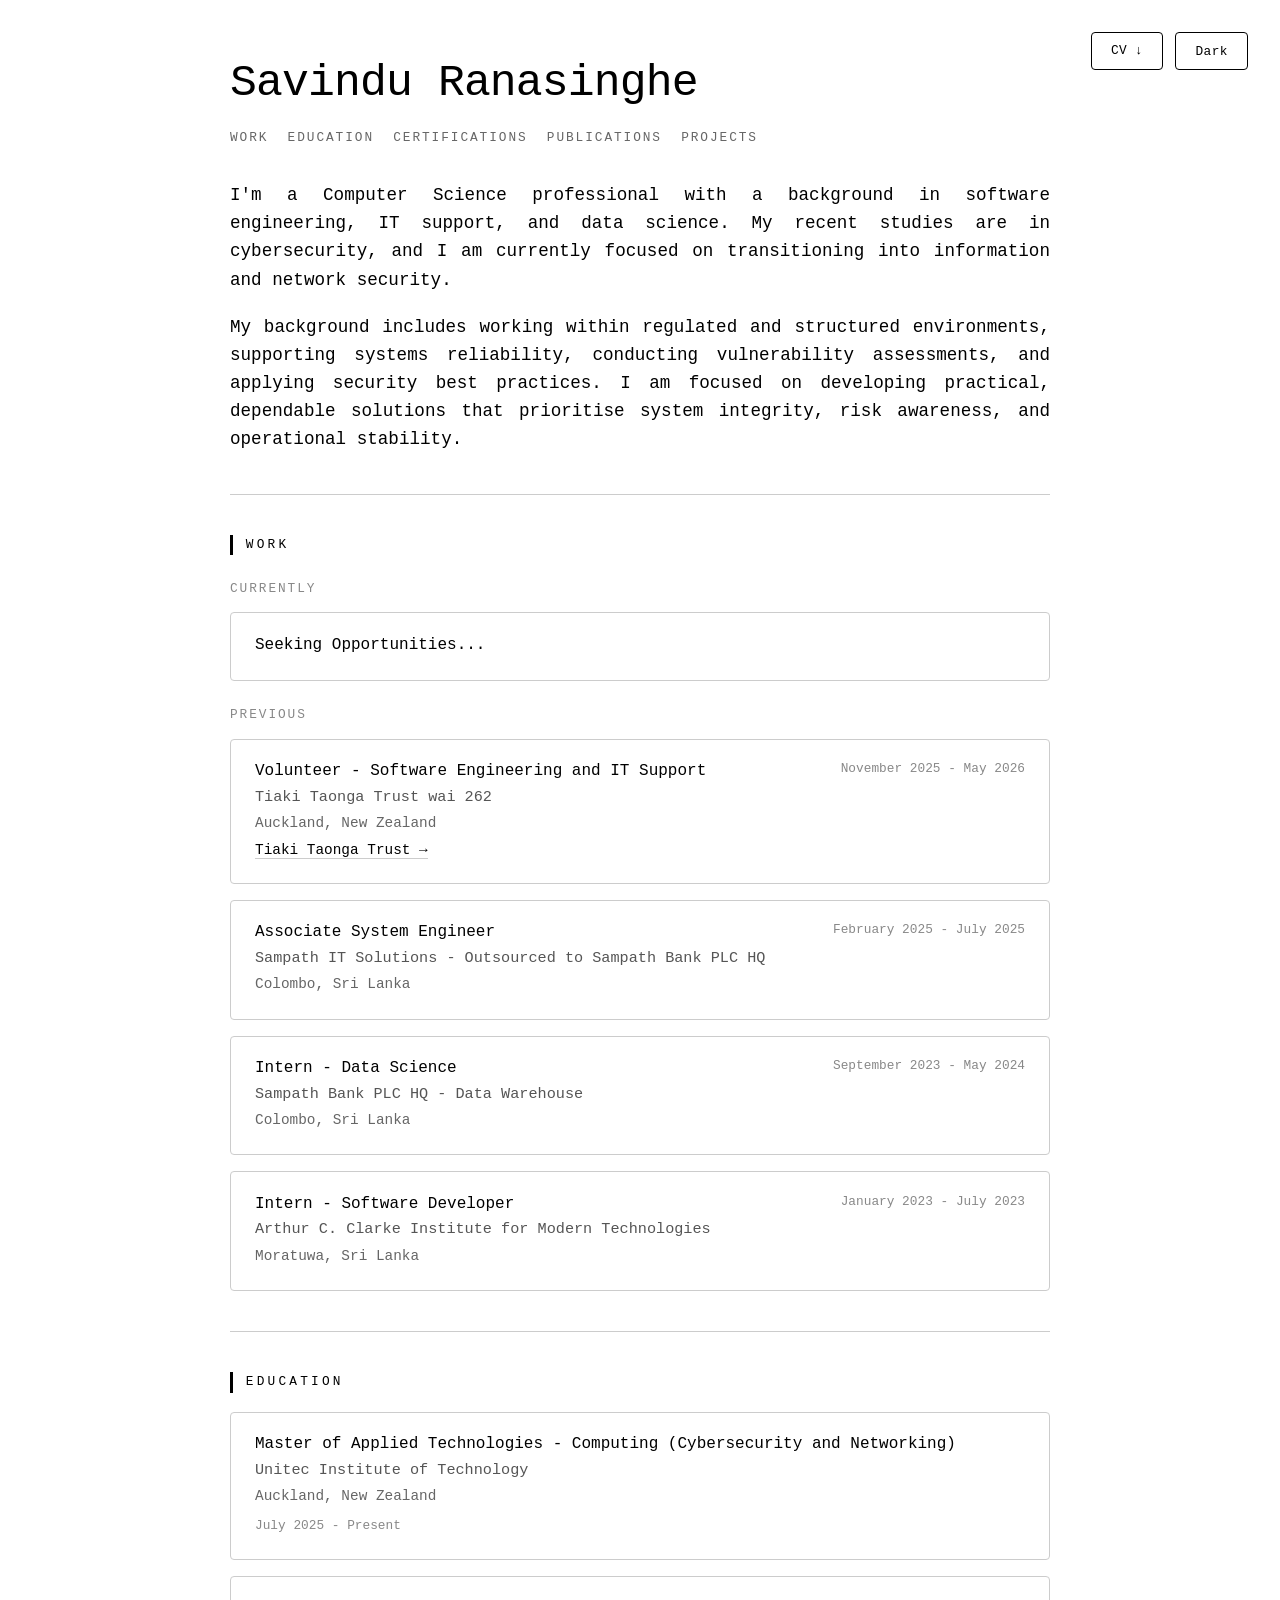
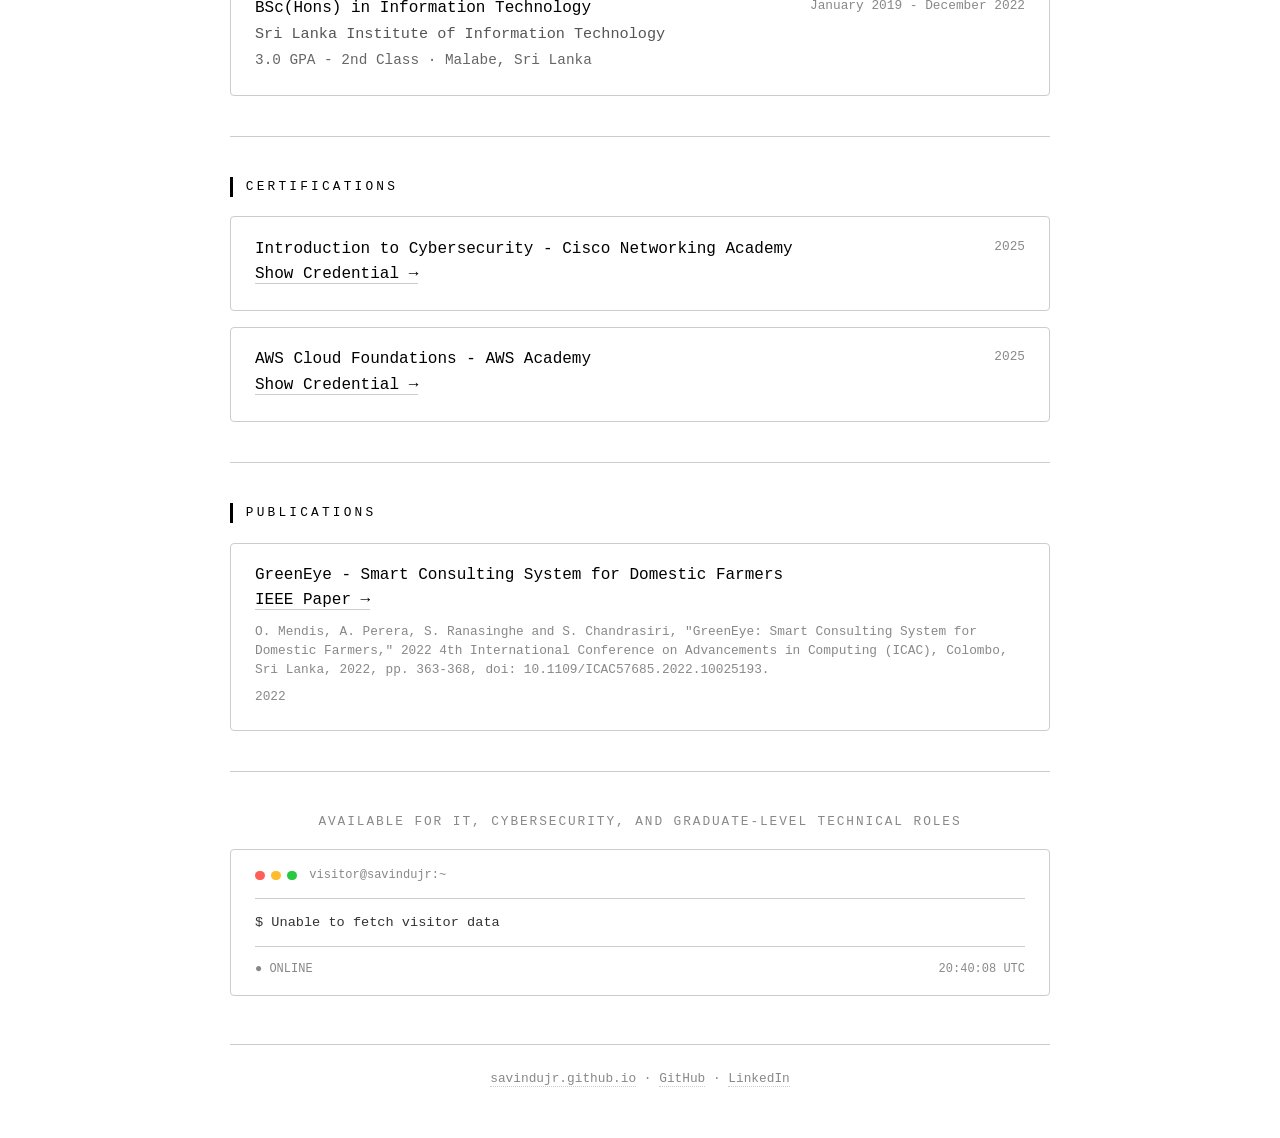
<file: index.html>
<!doctype html>
<html lang="en">
  <head>
    <meta charset="UTF-8" />
    <meta name="viewport" content="width=device-width, initial-scale=1.0" />
    <title>
      Savindu Ranasinghe — Software Engineering &amp; Information Security
    </title>
    <meta
      name="description"
      content="Portfolio of Savindu Ranasinghe, a Computer Science professional focused on information security, network security, and software engineering."
    />
    <link rel="canonical" href="https://savindujr.github.io/" />

    <!-- Open Graph -->
    <meta property="og:type" content="website" />
    <meta
      property="og:title"
      content="Savindu Ranasinghe — Software Engineering & Information Security"
    />
    <meta
      property="og:description"
      content="Portfolio of Savindu Ranasinghe, a Computer Science professional focused on information security, network security, and software engineering."
    />
    <meta property="og:url" content="https://savindujr.github.io/" />
    <meta
      property="og:image"
      content="https://savindujr.github.io/assets/bc.png"
    />

    <!-- Twitter -->
    <meta name="twitter:card" content="summary" />
    <meta
      name="twitter:title"
      content="Savindu Ranasinghe — Software Engineering & Information Security"
    />
    <meta
      name="twitter:description"
      content="Portfolio of Savindu Ranasinghe, a Computer Science professional focused on information security, network security, and software engineering."
    />
    <meta
      name="twitter:image"
      content="https://savindujr.github.io/assets/bc.png"
    />

    <!-- favicon -->
    <link rel="icon" type="image/gif" href="assets/bc.png" />

    <link rel="stylesheet" href="css/style.css" />
  </head>
  <body>
    <!-- Apply saved/system theme immediately to avoid a flash of the wrong theme -->
    <script>
      (function () {
        const saved = localStorage.getItem("theme");
        const prefersDark = window.matchMedia(
          "(prefers-color-scheme: dark)",
        ).matches;
        if (saved === "dark" || (!saved && prefersDark)) {
          document.body.classList.add("dark-mode");
        }
      })();
    </script>

    <div class="top-actions">
      <!-- CV Download -->
      <a class="cv-download" href="CV/CV.pdf" download>CV ↓</a>

      <!-- Dark Mode Toggle Button -->
      <button
        class="theme-toggle"
        id="themeToggle"
        aria-label="Toggle dark mode"
        aria-pressed="false"
      >
        <span id="toggleLabel">Dark</span>
      </button>
    </div>

    <div class="container">
      <!-- HEADER -->
      <h1>Savindu Ranasinghe</h1>
      <nav class="nav-links">
        <a href="#work" class="nav-link">Work</a>
        <a href="#education" class="nav-link">Education</a>
        <a href="#certifications" class="nav-link">Certifications</a>
        <a href="#publications" class="nav-link">Publications</a>
        <a href="projects.html" class="nav-link">Projects</a>
      </nav>

      <!-- BIO -->
      <p class="bio-text">
        I'm a Computer Science professional with a background in software
        engineering, IT support, and data science. My recent studies are in
        cybersecurity, and I am currently focused on transitioning into
        information and network security.
      </p>
      <p class="bio-text">
        My background includes working within regulated and structured
        environments, supporting systems reliability, conducting vulnerability
        assessments, and applying security best practices. I am focused on
        developing practical, dependable solutions that prioritise system
        integrity, risk awareness, and operational stability.
      </p>

      <hr class="section-divider" />

      <!-- WORK -->
      <h2 class="section-header" id="work">Work</h2>

      <h2 class="subsection-header">Currently</h2>

            <div class="entry">
        <div class="entry-header">
          <div>
            <div class="entry-title">Seeking Opportunities...</div>
            
          </div>
          
        </div>
      </div>

      <h2 class="subsection-header">Previous</h2>

      <div class="entry">
        <div class="entry-header">
          <div>
            <div class="entry-title">
              Volunteer - Software Engineering and IT Support
            </div>
            <div class="entry-org">Tiaki Taonga Trust wai 262</div>
            <div class="entry-detail">Auckland, New Zealand</div>
          </div>
          <span class="entry-date">November 2025 - May 2026</span>
        </div>
        <a
          href="https://www.tiakitaonga.com/"
          target="_blank"
          rel="noopener noreferrer"
          class="entry-link"
          style="font-size: 0.9rem"
        >
          Tiaki Taonga Trust →
        </a>
      </div>

      <div class="entry">
        <div class="entry-header">
          <div>
            <div class="entry-title">Associate System Engineer</div>
            <div class="entry-org">
              Sampath IT Solutions - Outsourced to Sampath Bank PLC HQ
            </div>
            <div class="entry-detail">Colombo, Sri Lanka</div>
          </div>
          <span class="entry-date">February 2025 - July 2025</span>
        </div>
      </div>

      <div class="entry">
        <div class="entry-header">
          <div>
            <div class="entry-title">Intern - Data Science</div>
            <div class="entry-org">Sampath Bank PLC HQ - Data Warehouse</div>
            <div class="entry-detail">Colombo, Sri Lanka</div>
          </div>
          <span class="entry-date">September 2023 - May 2024</span>
        </div>
      </div>

      <div class="entry">
        <div class="entry-header">
          <div>
            <div class="entry-title">Intern - Software Developer</div>
            <div class="entry-org">
              Arthur C. Clarke Institute for Modern Technologies
            </div>
            <div class="entry-detail">Moratuwa, Sri Lanka</div>
          </div>
          <span class="entry-date">January 2023 - July 2023</span>
        </div>
      </div>

      <hr class="section-divider" />

      <!-- EDUCATION -->
      <h2 class="section-header" id="education">Education</h2>

      <div class="entry">
        <div class="entry-header">
          <div>
            <div class="entry-title">
              Master of Applied Technologies - Computing (Cybersecurity and
              Networking)
            </div>
            <div class="entry-org">Unitec Institute of Technology</div>
            <div class="entry-detail">Auckland, New Zealand</div>
          </div>
          <span class="entry-date">July 2025 - Present</span>
        </div>
      </div>

      <div class="entry">
        <div class="entry-header">
          <div>
            <div class="entry-title">BSc(Hons) in Information Technology</div>
            <div class="entry-org">
              Sri Lanka Institute of Information Technology
            </div>
            <div class="entry-detail">
              3.0 GPA - 2nd Class · Malabe, Sri Lanka
            </div>
          </div>
          <span class="entry-date">January 2019 - December 2022</span>
        </div>
      </div>

      <hr class="section-divider" />

      <!-- CERTIFICATIONS -->
      <h2 class="section-header" id="certifications">Certifications</h2>

      <div class="entry">
        <div class="entry-header">
          <div>
            <div class="entry-title">
              Introduction to Cybersecurity - Cisco Networking Academy
            </div>
            <a
              href="https://www.credly.com/badges/67db3ffd-44d4-4488-b523-a2a9418f4dca/public_url"
              target="_blank"
              rel="noopener noreferrer"
              class="entry-link"
            >
              Show Credential →
            </a>
          </div>
          <span class="entry-date">2025</span>
        </div>
      </div>

      <div class="entry">
        <div class="entry-header">
          <div>
            <div class="entry-title">AWS Cloud Foundations - AWS Academy</div>
            <a
              href="https://www.credly.com/badges/19eb9d56-56ad-4922-959d-c50cc565c1db/public_url"
              target="_blank"
              rel="noopener noreferrer"
              class="entry-link"
            >
              Show Credential →
            </a>
          </div>
          <span class="entry-date">2025</span>
        </div>
      </div>

      <hr class="section-divider" />

      <!-- PUBLICATIONS -->
      <h2 class="section-header" id="publications">Publications</h2>

      <div class="entry">
        <div class="entry-header">
          <div>
            <div class="entry-title">
              GreenEye - Smart Consulting System for Domestic Farmers
            </div>
            <a
              href="https://ieeexplore.ieee.org/document/10025193"
              target="_blank"
              rel="noopener noreferrer"
              class="entry-link"
            >
              IEEE Paper →
            </a>
            <div class="pub-ref">
              O. Mendis, A. Perera, S. Ranasinghe and S. Chandrasiri, "GreenEye:
              Smart Consulting System for Domestic Farmers," 2022 4th
              International Conference on Advancements in Computing (ICAC),
              Colombo, Sri Lanka, 2022, pp. 363-368, doi:
              10.1109/ICAC57685.2022.10025193.
            </div>
          </div>
          <span class="entry-date">2022</span>
        </div>
      </div>

      <hr class="section-divider" />

      <!-- AVAILABILITY -->
      <p class="availability-text">
        Available for IT, Cybersecurity, and Graduate-Level Technical Roles
      </p>

      <!-- VISITOR INFO -->
      <div class="terminal">
        <div class="terminal-header">
          <span class="terminal-dot red"></span>
          <span class="terminal-dot yellow"></span>
          <span class="terminal-dot green"></span>
          <span class="terminal-title">visitor@savindujr:~</span>
        </div>
        <div class="terminal-body" id="visitorInfo">
          Fetching visitor data...
        </div>
        <div class="terminal-footer">
          <span id="connectionStatus">● ONLINE</span>
          <span id="terminalTimestamp"></span>
        </div>
      </div>

      <!-- FOOTER -->
      <div class="footer">
        <a href="https://savindujr.github.io/">savindujr.github.io</a> &middot;
        <a href="https://github.com/savindujr" target="_blank" rel="noopener"
          >GitHub</a
        >
        &middot;
        <a href="#">LinkedIn</a>
      </div>
    </div>

    <script src="js/theme.js"></script>
    <script src="js/visitor-info.js"></script>
  </body>
</html>
</file>
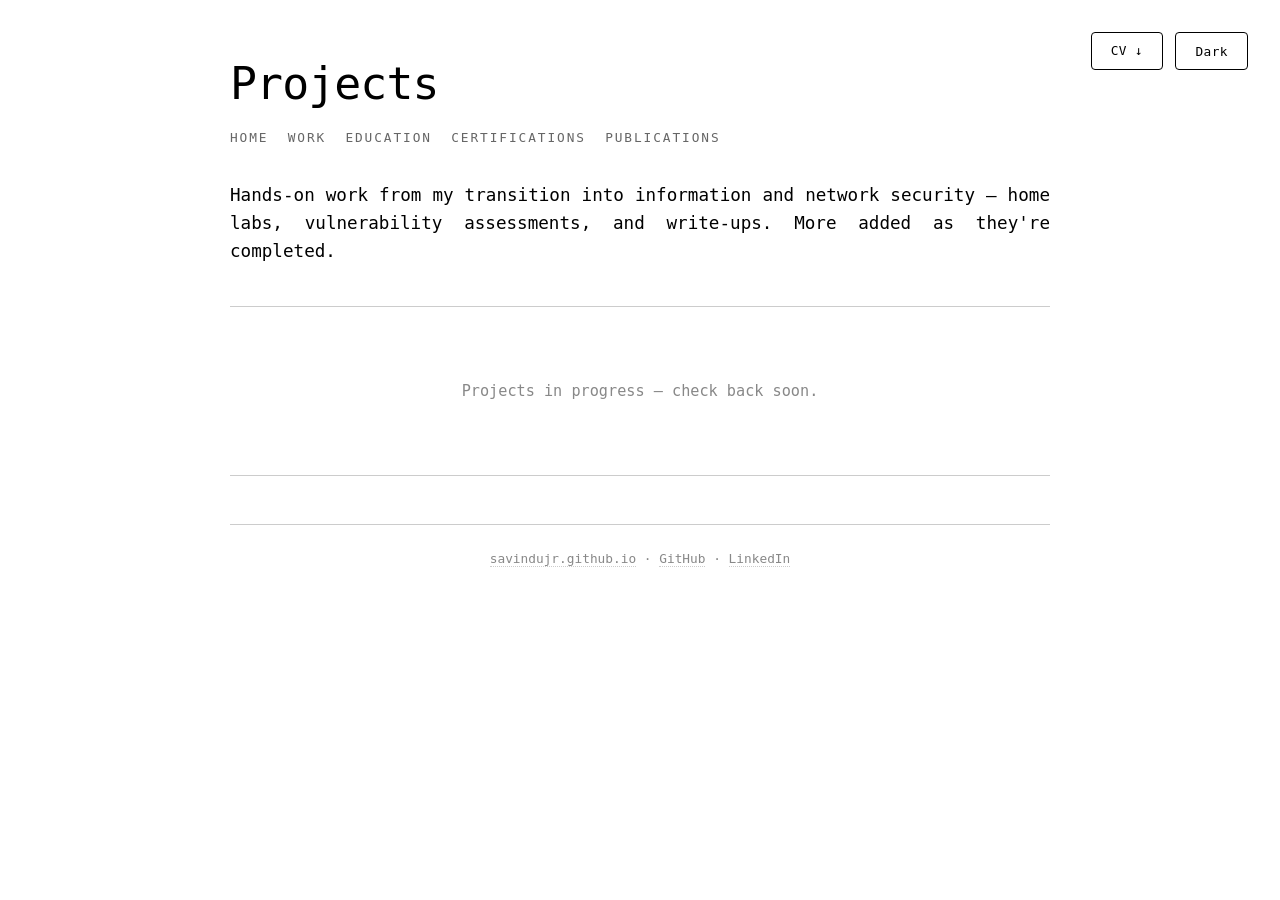
<file: projects.html>
<!doctype html>
<html lang="en">
<head>
    <meta charset="UTF-8" />
    <meta name="viewport" content="width=device-width, initial-scale=1.0" />
    <title>Projects — Savindu Ranasinghe</title>
    <meta name="description" content="Cybersecurity and software engineering projects by Savindu Ranasinghe." />
    <link rel="canonical" href="https://savindujr.github.io/projects.html" />

    <!-- Open Graph -->
    <meta property="og:type" content="website" />
    <meta property="og:title" content="Projects — Savindu Ranasinghe" />
    <meta property="og:description" content="Cybersecurity and software engineering projects by Savindu Ranasinghe." />
    <meta property="og:url" content="https://savindujr.github.io/projects.html" />
    <meta property="og:image" content="https://savindujr.github.io/assets/bc.png" />

    <!-- Twitter -->
    <meta name="twitter:card" content="summary" />
    <meta name="twitter:title" content="Projects — Savindu Ranasinghe" />
    <meta name="twitter:description" content="Cybersecurity and software engineering projects by Savindu Ranasinghe." />
    <meta name="twitter:image" content="https://savindujr.github.io/assets/bc.png" />

    <!-- favicon -->
    <link rel="icon" type="image/gif" href="assets/bc.png" />

    <link rel="stylesheet" href="css/style.css" />
</head>
<body>
    <!-- Apply saved/system theme immediately to avoid a flash of the wrong theme -->
    <script>
        (function() {
            const saved = localStorage.getItem('theme');
            const prefersDark = window.matchMedia('(prefers-color-scheme: dark)').matches;
            if (saved === 'dark' || (!saved && prefersDark)) {
                document.body.classList.add('dark-mode');
            }
        })();
    </script>

    <div class="top-actions">
        <!-- CV Download -->
        <a class="cv-download" href="CV/CV.pdf" download>CV ↓</a>

        <!-- Dark Mode Toggle Button -->
        <button class="theme-toggle" id="themeToggle" aria-label="Toggle dark mode" aria-pressed="false">
            <span id="toggleLabel">Dark</span>
        </button>
    </div>

    <div class="container">
        <!-- HEADER -->
        <h1>Projects</h1>
        <nav class="nav-links">
            <a href="index.html" class="nav-link">Home</a>
            <a href="index.html#work" class="nav-link">Work</a>
            <a href="index.html#education" class="nav-link">Education</a>
            <a href="index.html#certifications" class="nav-link">Certifications</a>
            <a href="index.html#publications" class="nav-link">Publications</a>
        </nav>

        <p class="bio-text">
            Hands-on work from my transition into information and network security — home labs, vulnerability
            assessments, and write-ups. More added as they're completed.
        </p>

        <hr class="section-divider" />

        <!-- PROJECTS -->
        <!--
            Copy this block to add a new project entry:

            <div class="entry">
                <div class="entry-header">
                    <div>
                        <div class="entry-title">Project Title</div>
                        <div class="entry-detail">One-line description of what it does and why.</div>
                    </div>
                    <span class="entry-date">2026</span>
                </div>
                <a href="https://github.com/savindujr/repo-name" target="_blank" rel="noopener noreferrer" class="entry-link">
                    View on GitHub →
                </a>
                <div class="tag-list">
                    <span class="tag">Tag</span>
                </div>
            </div>
        -->

        <p class="placeholder-text">
            Projects in progress — check back soon.
        </p>

        <hr class="section-divider" />

        <!-- FOOTER -->
        <div class="footer">
            <a href="index.html">savindujr.github.io</a> &middot;
            <a href="https://github.com/savindujr" target="_blank" rel="noopener">GitHub</a> &middot;
            <a href="#">LinkedIn</a>
        </div>
    </div>

    <script src="js/theme.js"></script>
</body>
</html>
</file>
<file: css/style.css>
/* ----- RESET & BASE ----- */
* {
    margin: 0;
    padding: 0;
    box-sizing: border-box;
}

body {
    font-family: "IBM Plex Mono", monospace;
    background: #ffffff;
    color: #000000;
    line-height: 1.6;
    padding: 3rem 1.5rem;
    display: flex;
    justify-content: center;
    min-height: 100vh;
    transition: background 0.3s ease, color 0.3s ease;
}

/* Dark mode styles */
body.dark-mode {
    background: #000000;
    color: #ffffff;
}

.container {
    max-width: 820px;
    width: 100%;
}

/* ----- TYPOGRAPHY ----- */
h1 {
    font-size: 2.8rem;
    font-weight: 400;
    letter-spacing: -0.02em;
    margin-bottom: 0.5rem;
}

h2 {
    font-size: 1.3rem;
    font-weight: 400;
    margin-top: 2.5rem;
    margin-bottom: 1.2rem;
    letter-spacing: 0.02em;
}

.nav-links {
    display: flex;
    flex-wrap: wrap;
    gap: 0.4rem 1.2rem;
    margin-bottom: 2rem;
}

.nav-link {
    font-size: 0.8rem;
    text-transform: uppercase;
    letter-spacing: 0.15em;
    color: #666;
    text-decoration: none;
    border-bottom: 1px solid transparent;
    transition: color 0.3s ease, border-color 0.3s ease;
}

.nav-link:hover {
    border-bottom-color: currentColor;
}

body.dark-mode .nav-link {
    color: #999;
}

.bio-text {
    font-size: 1.1rem;
    margin-bottom: 1.2rem;
    text-align: justify;
}

/* ----- SECTION DIVIDERS ----- */
.section-divider {
    border: none;
    border-top: 1px solid #ccc;
    margin: 2.5rem 0;
    transition: border-color 0.3s ease;
}

body.dark-mode .section-divider {
    border-top-color: #333;
}

/* ----- SECTION HEADERS (with left border) ----- */
.section-header {
    font-size: 0.8rem;
    text-transform: uppercase;
    letter-spacing: 0.25em;
    font-weight: 500;
    border-left: 3px solid #000;
    padding-left: 0.8rem;
    margin-top: 2.5rem;
    margin-bottom: 1.2rem;
    scroll-margin-top: 80px;
    transition: border-color 0.3s ease;
}

body.dark-mode .section-header {
    border-left-color: #fff;
}

/* ----- ENTRIES (work, education, certs, pubs, projects) ----- */
.entry {
    border: 1px solid #ccc;
    padding: 1.2rem 1.5rem;
    margin-bottom: 1rem;
    border-radius: 4px;
    transition: border-color 0.3s ease, background 0.3s ease;
}

body.dark-mode .entry {
    border-color: #333;
}

.entry:hover {
    background: #f5f5f5;
}

body.dark-mode .entry:hover {
    background: #111;
}

.entry-header {
    display: flex;
    justify-content: space-between;
    align-items: flex-start;
    flex-wrap: wrap;
    gap: 0.5rem;
    margin-bottom: 0.2rem;
}

.entry-title {
    font-weight: 500;
    font-size: 1rem;
}

.entry-org {
    color: #555;
    font-size: 0.95rem;
}

body.dark-mode .entry-org {
    color: #aaa;
}

.entry-date {
    color: #888;
    font-size: 0.8rem;
    white-space: nowrap;
}

body.dark-mode .entry-date {
    color: #777;
}

.entry-detail {
    color: #666;
    font-size: 0.9rem;
    margin-top: 0.2rem;
}

body.dark-mode .entry-detail {
    color: #999;
}

.entry-link {
    color: inherit;
    text-decoration: none;
    border-bottom: 1px solid #ccc;
    transition: border-color 0.3s ease;
}

.entry-link:hover {
    border-bottom-color: currentColor;
}

body.dark-mode .entry-link {
    border-bottom-color: #444;
}

/* ----- SUBSECTION HEADERS (e.g. "Currently" / "Previous") ----- */
.subsection-header {
    font-size: 0.8rem;
    text-transform: uppercase;
    letter-spacing: 0.15em;
    color: #888;
    margin-top: 1.5rem;
    margin-bottom: 0.8rem;
    font-weight: 400;
}

.subsection-header:first-child {
    margin-top: 0;
}

body.dark-mode .subsection-header {
    color: #999;
}

/* ----- AVAILABILITY LINE ----- */
.availability-text {
    text-align: center;
    font-size: 0.8rem;
    text-transform: uppercase;
    letter-spacing: 0.15em;
    color: #888;
    margin-top: 1rem;
}

body.dark-mode .availability-text {
    color: #999;
}

/* ----- PUBLICATIONS (with DOI/ref) ----- */
.pub-ref {
    font-size: 0.8rem;
    color: #888;
    margin-top: 0.5rem;
    line-height: 1.5;
}

body.dark-mode .pub-ref {
    color: #777;
}

/* ----- TAGS (projects page) ----- */
.tag-list {
    display: flex;
    flex-wrap: wrap;
    gap: 0.4rem;
    margin-top: 0.6rem;
}

.tag {
    font-size: 0.75rem;
    text-transform: uppercase;
    letter-spacing: 0.05em;
    color: #666;
    border: 1px solid #ccc;
    border-radius: 3px;
    padding: 0.15rem 0.5rem;
    transition: border-color 0.3s ease, color 0.3s ease;
}

body.dark-mode .tag {
    color: #999;
    border-color: #333;
}

/* ----- EMPTY / PLACEHOLDER STATE (projects page) ----- */
.placeholder-text {
    color: #888;
    font-size: 0.95rem;
    text-align: center;
    padding: 2rem 0;
    transition: color 0.3s ease;
}

body.dark-mode .placeholder-text {
    color: #666;
}

/* ----- TOP-RIGHT ACTIONS (CV download + dark mode toggle) ----- */
.top-actions {
    position: fixed;
    top: 2rem;
    right: 2rem;
    display: flex;
    gap: 0.75rem;
    z-index: 100;
}

.theme-toggle,
.cv-download {
    background: transparent;
    border: 1px solid #000;
    color: #000;
    padding: 0.5rem 1.2rem;
    font-size: 0.8rem;
    font-family: inherit;
    text-decoration: none;
    cursor: pointer;
    border-radius: 4px;
    transition: background 0.3s ease, color 0.3s ease, border-color 0.3s ease;
    letter-spacing: 0.03em;
}

.theme-toggle:hover,
.cv-download:hover {
    background: #000;
    color: #fff;
}

body.dark-mode .theme-toggle,
body.dark-mode .cv-download {
    border-color: #fff;
    color: #fff;
}

body.dark-mode .theme-toggle:hover,
body.dark-mode .cv-download:hover {
    background: #fff;
    color: #000;
}

/* ----- VISITOR INFO TERMINAL (home page) ----- */
.terminal {
    border: 1px solid #ccc;
    border-radius: 4px;
    padding: 1rem 1.5rem;
    margin-top: 1rem;
    font-size: 0.85rem;
    transition: border-color 0.3s ease;
}

body.dark-mode .terminal {
    border-color: #333;
}

.terminal-header {
    display: flex;
    align-items: center;
    gap: 0.4rem;
    padding-bottom: 0.8rem;
    margin-bottom: 0.8rem;
    border-bottom: 1px solid #ccc;
    transition: border-color 0.3s ease;
}

body.dark-mode .terminal-header {
    border-bottom-color: #333;
}

.terminal-dot {
    width: 0.6rem;
    height: 0.6rem;
    border-radius: 50%;
    display: inline-block;
}

.terminal-dot.red { background: #ff5f56; }
.terminal-dot.yellow { background: #ffbd2e; }
.terminal-dot.green { background: #27c93f; }

.terminal-title {
    font-size: 0.75rem;
    color: #888;
    margin-left: 0.4rem;
    transition: color 0.3s ease;
}

body.dark-mode .terminal-title {
    color: #777;
}

.terminal-body {
    color: #333;
    transition: color 0.3s ease;
}

body.dark-mode .terminal-body {
    color: #ccc;
}

.terminal-footer {
    display: flex;
    justify-content: space-between;
    flex-wrap: wrap;
    gap: 0.4rem;
    margin-top: 0.8rem;
    padding-top: 0.8rem;
    border-top: 1px solid #ccc;
    font-size: 0.75rem;
    color: #888;
    transition: border-color 0.3s ease, color 0.3s ease;
}

body.dark-mode .terminal-footer {
    border-top-color: #333;
    color: #777;
}

/* ----- FOOTER ----- */
.footer {
    margin-top: 3rem;
    padding-top: 1.5rem;
    border-top: 1px solid #ccc;
    font-size: 0.8rem;
    color: #888;
    text-align: center;
    transition: border-color 0.3s ease, color 0.3s ease;
}

body.dark-mode .footer {
    border-top-color: #333;
    color: #777;
}

.footer a {
    color: inherit;
    text-decoration: none;
    border-bottom: 1px dotted #ccc;
}

body.dark-mode .footer a {
    border-bottom-color: #444;
}

.footer a:hover {
    border-bottom-style: solid;
}

/* ----- RESPONSIVE ----- */
@media (max-width: 600px) {
    body {
        padding: 2rem 1.2rem;
    }

    h1 {
        font-size: 2.2rem;
    }

    .top-actions {
        top: 1.2rem;
        right: 1.2rem;
        gap: 0.5rem;
    }

    .theme-toggle,
    .cv-download {
        padding: 0.4rem 1rem;
        font-size: 0.75rem;
    }

    .entry-header {
        flex-direction: column;
        gap: 0.2rem;
    }

    .entry-date {
        white-space: normal;
    }
}
</file>
